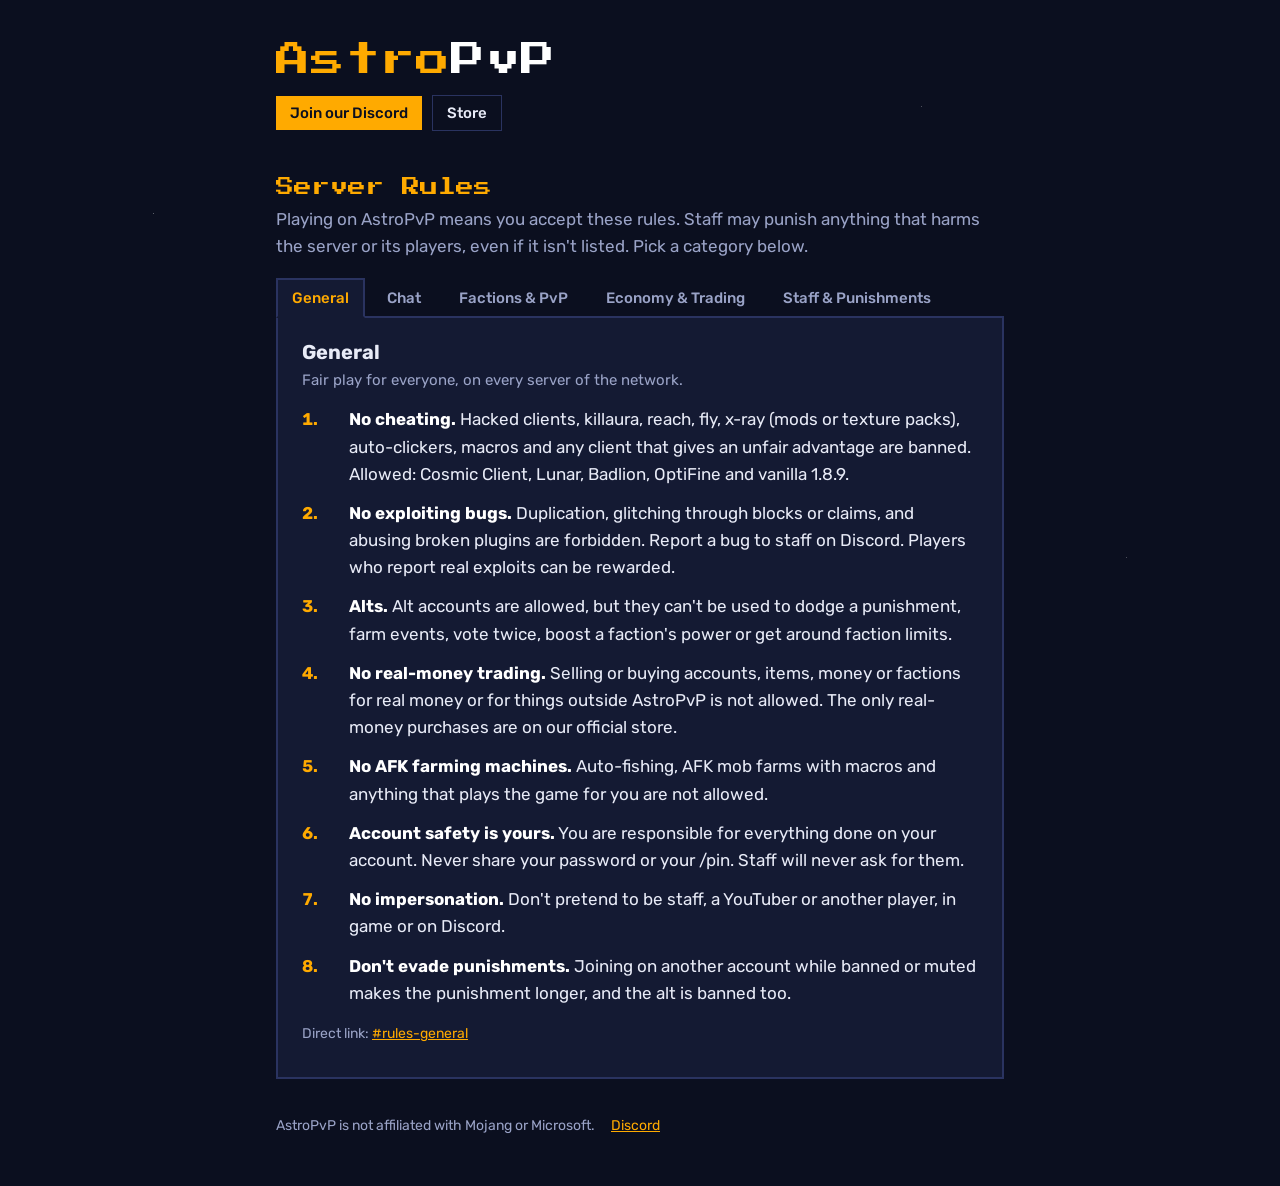
<file: index.html>
<!DOCTYPE html>
<html lang="en">
<head>
<meta charset="utf-8">
<meta name="viewport" content="width=device-width, initial-scale=1">
<title>AstroPvP Rules</title>
<meta name="description" content="AstroPvP factions server: rules for general play, chat, factions & PvP, economy and punishments.">
<link rel="preconnect" href="https://fonts.googleapis.com">
<link rel="preconnect" href="https://fonts.gstatic.com" crossorigin>
<link href="https://fonts.googleapis.com/css2?family=Press+Start+2P&family=Rubik:wght@400;500;700&display=swap" rel="stylesheet">
<style>
:root {
  /* AstroPvP: night sky + the scoreboard's gold "Astro" and white "PvP"; single dark theme by choice */
  --sky: #0b0f1f;
  --panel: #141a33;
  --line: #2a3360;
  --gold: #ffaa00;
  --text: #e8ebf7;
  --muted: #9aa3c7;
  --red: #ff5555;
  --display: "Press Start 2P", ui-monospace, monospace;
  --body: "Rubik", system-ui, -apple-system, "Segoe UI", sans-serif;
  color-scheme: dark;
  /* layout: one centred 760px column; tab bar of category buttons, one numbered list visible at a time */
}
* { box-sizing: border-box; }
html { scroll-behavior: smooth; }
@media (prefers-reduced-motion: reduce) { html { scroll-behavior: auto; } }
body {
  margin: 0;
  background: var(--sky);
  background-image: radial-gradient(1px 1px at 12% 18%, #ffffff55 50%, transparent 51%),
    radial-gradient(1px 1px at 72% 9%, #ffffff44 50%, transparent 51%),
    radial-gradient(1px 1px at 41% 63%, #ffffff33 50%, transparent 51%),
    radial-gradient(1px 1px at 88% 47%, #ffffff44 50%, transparent 51%),
    radial-gradient(1px 1px at 23% 86%, #ffffff33 50%, transparent 51%);
  color: var(--text);
  font: 400 17px/1.6 var(--body);
}
a { color: var(--gold); }
a:focus-visible, button:focus-visible { outline: 3px solid var(--gold); outline-offset: 2px; }
.wrap { max-width: 760px; margin: 0 auto; padding: 0 16px; }
header { padding: 40px 0 8px; display: grid; gap: 14px; }
.logo { font: 400 clamp(22px, 5vw, 34px)/1.2 var(--display); margin: 0; letter-spacing: 1px; }
.logo .a { color: var(--gold); }
.logo .p { color: #fff; }
.ip { display: flex; flex-wrap: wrap; gap: 10px; align-items: center; color: var(--muted); }
.ip code { font: 500 16px var(--body); color: var(--text); background: var(--panel); border: 1px solid var(--line); padding: 6px 10px; }
.btn { font: 500 15px var(--body); color: var(--sky); background: var(--gold); border: 0; padding: 8px 14px; cursor: pointer; text-decoration: none; }
.btn.ghost { background: transparent; color: var(--text); border: 1px solid var(--line); }
h2 { font: 400 18px/1.4 var(--display); color: var(--gold); margin: 36px 0 6px; text-wrap: balance; }
.lead { color: var(--muted); margin: 0 0 18px; max-width: 65ch; }
.tabs { display: flex; flex-wrap: wrap; gap: 6px; border-bottom: 2px solid var(--line); }
.tab {
  font: 500 15px var(--body); color: var(--muted); background: transparent;
  border: 2px solid transparent; border-bottom: 0; padding: 9px 14px; cursor: pointer; margin-bottom: -2px;
  text-decoration: none;
}
.tab:hover { color: var(--text); }
.tab[aria-selected="true"] { color: var(--gold); background: var(--panel); border-color: var(--line); border-bottom: 2px solid var(--panel); }
.panel { background: var(--panel); border: 2px solid var(--line); border-top: 0; padding: 22px 24px 18px; }
.panel[hidden] { display: none; }
.panel h3 { margin: 0 0 4px; font: 700 20px var(--body); }
.panel .sub { margin: 0 0 14px; color: var(--muted); font-size: 15px; }
ol.rules { margin: 0; padding: 0; list-style: none; counter-reset: r; display: grid; gap: 12px; }
ol.rules li { counter-increment: r; display: grid; grid-template-columns: 2.4em 1fr; gap: 6px; max-width: 65ch; }
ol.rules li::before { content: counter(r) "."; color: var(--gold); font-weight: 700; font-variant-numeric: tabular-nums; }
ol.rules b { color: #fff; }
.ladder { display: grid; gap: 8px; margin: 18px 0 0; padding: 0; list-style: none; }
.ladder li { display: grid; grid-template-columns: 7.5em 1fr; gap: 10px; padding: 8px 10px; border-left: 4px solid var(--line); background: #0f1430; }
.ladder li span:first-child { font-weight: 700; }
.ladder .w { border-color: #ffff55; } .ladder .m { border-color: #ffaa00; } .ladder .t { border-color: #ff7733; }
.ladder .b { border-color: var(--red); } .ladder .x { border-color: #aa0000; }
.copylink { margin-top: 16px; font-size: 14px; color: var(--muted); }
footer { padding: 36px 0 48px; color: var(--muted); font-size: 14px; display: flex; flex-wrap: wrap; gap: 16px; }
@media (max-width: 480px) {
  .tab { padding: 8px 10px; font-size: 14px; }
  .panel { padding: 18px 14px; }
  .ladder li { grid-template-columns: 1fr; gap: 2px; }
}
</style>
</head>
<body>
<div class="wrap">
  <header>
    <h1 class="logo"><span class="a">Astro</span><span class="p">PvP</span></h1>
    <div class="ip">
      <a class="btn" href="https://discord.gg/NtYpkCzpMy">Join our Discord</a>
      <a class="btn ghost" href="store/">Store</a>
    </div>
  </header>

  <section id="rules" aria-labelledby="rules-title">
    <h2 id="rules-title">Server Rules</h2>
    <p class="lead">Playing on AstroPvP means you accept these rules. Staff may punish anything that harms the server or its players, even if it isn't listed. Pick a category below.</p>

    <div class="tabs" role="tablist" aria-label="Rule categories">
      <a class="tab" role="tab" id="tab-general" href="#rules-general" aria-controls="rules-general">General</a>
      <a class="tab" role="tab" id="tab-chat" href="#rules-chat" aria-controls="rules-chat">Chat</a>
      <a class="tab" role="tab" id="tab-factions" href="#rules-factions" aria-controls="rules-factions">Factions &amp; PvP</a>
      <a class="tab" role="tab" id="tab-economy" href="#rules-economy" aria-controls="rules-economy">Economy &amp; Trading</a>
      <a class="tab" role="tab" id="tab-punishments" href="#rules-punishments" aria-controls="rules-punishments">Staff &amp; Punishments</a>
    </div>

    <div class="panel" role="tabpanel" id="rules-general" aria-labelledby="tab-general">
      <h3>General</h3>
      <p class="sub">Fair play for everyone, on every server of the network.</p>
      <ol class="rules">
        <li><span><b>No cheating.</b> Hacked clients, killaura, reach, fly, x-ray (mods or texture packs), auto-clickers, macros and any client that gives an unfair advantage are banned. Allowed: Cosmic Client, Lunar, Badlion, OptiFine and vanilla 1.8.9.</span></li>
        <li><span><b>No exploiting bugs.</b> Duplication, glitching through blocks or claims, and abusing broken plugins are forbidden. Report a bug to staff on Discord. Players who report real exploits can be rewarded.</span></li>
        <li><span><b>Alts.</b> Alt accounts are allowed, but they can't be used to dodge a punishment, farm events, vote twice, boost a faction's power or get around faction limits.</span></li>
        <li><span><b>No real-money trading.</b> Selling or buying accounts, items, money or factions for real money or for things outside AstroPvP is not allowed. The only real-money purchases are on our official store.</span></li>
        <li><span><b>No AFK farming machines.</b> Auto-fishing, AFK mob farms with macros and anything that plays the game for you are not allowed.</span></li>
        <li><span><b>Account safety is yours.</b> You are responsible for everything done on your account. Never share your password or your /pin. Staff will never ask for them.</span></li>
        <li><span><b>No impersonation.</b> Don't pretend to be staff, a YouTuber or another player, in game or on Discord.</span></li>
        <li><span><b>Don't evade punishments.</b> Joining on another account while banned or muted makes the punishment longer, and the alt is banned too.</span></li>
      </ol>
      <p class="copylink">Direct link: <a href="#rules-general">#rules-general</a></p>
    </div>

    <div class="panel" role="tabpanel" id="rules-chat" aria-labelledby="tab-chat" hidden>
      <h3>Chat</h3>
      <p class="sub">Public chat, private messages, mail, signs, books and item names all count.</p>
      <ol class="rules">
        <li><span><b>Respect everyone.</b> No harassment, threats, racism, sexism, homophobia or hate toward any group. Trash talk about the game is fine. Attacking someone as a person is not.</span></li>
        <li><span><b>No spam.</b> Don't repeat messages, flood chat, type in all caps or send many messages in a row.</span></li>
        <li><span><b>No advertising.</b> Don't name or link other servers, Discords or stores. Promoting your own YouTube or Twitch is allowed only in the media channels on our Discord.</span></li>
        <li><span><b>Links.</b> Only links to AstroPvP pages, our Discord and screenshots (imgur, Gyazo, Lightshot) are allowed. Never post download links, IP grabbers or scam links.</span></li>
        <li><span><b>Language.</b> Keep chat in English so staff can read it. Light swearing is tolerated. Heavy or targeted swearing and slurs are punished.</span></li>
        <li><span><b>No doxxing or threats.</b> Sharing someone's real name, address, photos or other private info, or threatening to DDoS or hack them, means a permanent ban.</span></li>
        <li><span><b>No inappropriate content.</b> No sexual content, gore or drug talk in chat, names, skins, banners or builds.</span></li>
        <li><span><b>Don't fake punishments or announcements.</b> Messages made to look like a ban, a broadcast or a staff message are not allowed.</span></li>
      </ol>
      <p class="copylink">Direct link: <a href="#rules-chat">#rules-chat</a></p>
    </div>

    <div class="panel" role="tabpanel" id="rules-factions" aria-labelledby="tab-factions" hidden>
      <h3>Factions &amp; PvP</h3>
      <p class="sub">Raiding and fighting are the point of the server. These rules keep it fair.</p>
      <ol class="rules">
        <li><span><b>Raiding is allowed.</b> TNT, creepers and cannons against a raidable faction are part of the game, as is taking whatever you find inside.</span></li>
        <li><span><b>Griefing claims.</b> Unclaimed land is free for all. Inside someone's claim you may only damage what the game lets you (raids, explosions). Don't use bugs to break, place or open things in a claim.</span></li>
        <li><span><b>Traps are allowed, with one exception.</b> Combat traps, TP traps and lure traps are fair. Traps that kill or trap players at spawn, /warp locations or outposts' safe platforms are not.</span></li>
        <li><span><b>Ally and truce limits.</b> Stay inside the faction member, ally and truce limits. Teaming with other factions in fights or raids to get around those limits is not allowed.</span></li>
        <li><span><b>No combat logging.</b> Logging out, disconnecting or using /logout while tagged kills you and drops your items. Doing it on purpose to avoid a fight can also be punished.</span></li>
        <li><span><b>No safe-zone camping abuse.</b> Don't hit players from spawn or another safe zone to get free hits. You can't attack back from there.</span></li>
        <li><span><b>Faction names and banners</b> must follow the chat rules. Offensive ones are disbanded or renamed.</span></li>
        <li><span><b>Leaving a faction.</b> Taking items with you is part of the game. Using a faction's claims, power or chests through a bug is not.</span></li>
        <li><span><b>Events and KoTH.</b> No cross-teaming during events, KoTHs, outposts or envoys unless the event allows it.</span></li>
      </ol>
      <p class="copylink">Direct link: <a href="#rules-factions">#rules-factions</a></p>
    </div>

    <div class="panel" role="tabpanel" id="rules-economy" aria-labelledby="tab-economy" hidden>
      <h3>Economy &amp; Trading</h3>
      <p class="sub">Use /trade or the auction house. Staff can't return items lost in a deal you made yourself.</p>
      <ol class="rules">
        <li><span><b>No scamming.</b> Taking someone's items or money and not giving what you promised is punished, whether in /trade, a drop trade, coinflip or the auction house.</span></li>
        <li><span><b>No fake trades.</b> Renamed or fake items, swapping items at the last second and lying about an item's enchants or set are scams.</span></li>
        <li><span><b>Gift cards and Tebex codes.</b> Gift card codes are worth real money. Never share them in public, never trade them for in-game items and never sell them. A code given away or traded is not refunded.</span></li>
        <li><span><b>Store purchases.</b> Ranks, keys and kits bought on the store can't be traded for real money. Chargebacks and disputes mean a permanent ban on every account.</span></li>
        <li><span><b>No market manipulation with alts.</b> Moving money or items between your own accounts to farm rewards, leaderboards or /baltop is not allowed.</span></li>
        <li><span><b>Gambling games</b> (coinflip, bombs, mines) are your own risk. Lost bets are not refunded.</span></li>
        <li><span><b>Borrowing</b> items or money is at your own risk. Staff don't handle unpaid loans.</span></li>
      </ol>
      <p class="copylink">Direct link: <a href="#rules-economy">#rules-economy</a></p>
    </div>

    <div class="panel" role="tabpanel" id="rules-punishments" aria-labelledby="tab-punishments" hidden>
      <h3>Staff &amp; Punishments</h3>
      <p class="sub">Staff decide based on what happened and your history. Repeating a rule break moves you up the ladder.</p>
      <ol class="rules">
        <li><span><b>Follow staff instructions.</b> If a staff member freezes you or asks for a screenshare, stay online and do what they ask. Logging out while frozen is a ban.</span></li>
        <li><span><b>Don't argue in public chat.</b> If you disagree with a punishment, appeal on Discord instead.</span></li>
        <li><span><b>Report players properly.</b> Use /report in game, or a ticket on Discord with a video or screenshots. False reports are punished.</span></li>
        <li><span><b>Appeals.</b> Open a ticket in our Discord (<a href="https://discord.gg/NtYpkCzpMy">discord.gg/NtYpkCzpMy</a>). Say your IGN, the punishment, and why it should be removed or shortened. Be honest: lying in an appeal means it is denied.</span></li>
        <li><span><b>One appeal per punishment</b> every 7 days. Spamming staff about it does not help.</span></li>
      </ol>
      <ul class="ladder" aria-label="Punishment ladder">
        <li class="w"><span>Warn</span><span>A written warning in chat. It stays on your record.</span></li>
        <li class="m"><span>Mute</span><span>You can't chat, message or mail anyone for a set time. Used for chat rules.</span></li>
        <li class="t"><span>Tempban</span><span>You can't join the network for hours or days. Used for repeated or serious breaks.</span></li>
        <li class="b"><span>Ban</span><span>Permanent removal from the network. You can appeal on Discord.</span></li>
        <li class="x"><span>Blacklist</span><span>Permanent ban on every account and IP, with no appeal. Used for chargebacks, doxxing, DDoS threats and selling cheats.</span></li>
      </ul>
      <p class="copylink">Direct link: <a href="#rules-punishments">#rules-punishments</a></p>
    </div>
  </section>

  <footer>
    <span>AstroPvP is not affiliated with Mojang or Microsoft.</span>
    <a href="https://discord.gg/NtYpkCzpMy">Discord</a>
  </footer>
</div>
<script>
(function () {
  var tabs = Array.prototype.slice.call(document.querySelectorAll('.tab'));
  var ids = tabs.map(function (t) { return t.getAttribute('aria-controls'); });
  function show(id, scroll) {
    if (ids.indexOf(id) < 0) id = ids[0];
    tabs.forEach(function (t) {
      var on = t.getAttribute('aria-controls') === id;
      t.setAttribute('aria-selected', on ? 'true' : 'false');
      t.tabIndex = on ? 0 : -1;
      document.getElementById(t.getAttribute('aria-controls')).hidden = !on;
    });
    if (scroll) document.getElementById('rules').scrollIntoView();
  }
  function fromHash(scroll) {
    var h = location.hash.slice(1);
    if (h === 'rules' || ids.indexOf(h) >= 0) show(h === 'rules' ? ids[0] : h, scroll);
    else show(ids[0], false);
  }
  tabs.forEach(function (t, i) {
    t.addEventListener('click', function (e) {
      e.preventDefault();
      history.replaceState(null, '', '#' + ids[i]);
      show(ids[i], false);
    });
    t.addEventListener('keydown', function (e) {
      var d = e.key === 'ArrowRight' ? 1 : e.key === 'ArrowLeft' ? -1 : 0;
      if (!d) return;
      var n = tabs[(i + d + tabs.length) % tabs.length];
      n.focus(); n.click();
    });
  });
  window.addEventListener('hashchange', function () { fromHash(true); });
  fromHash(true);
})();
</script>
</body>
</html>
</file>
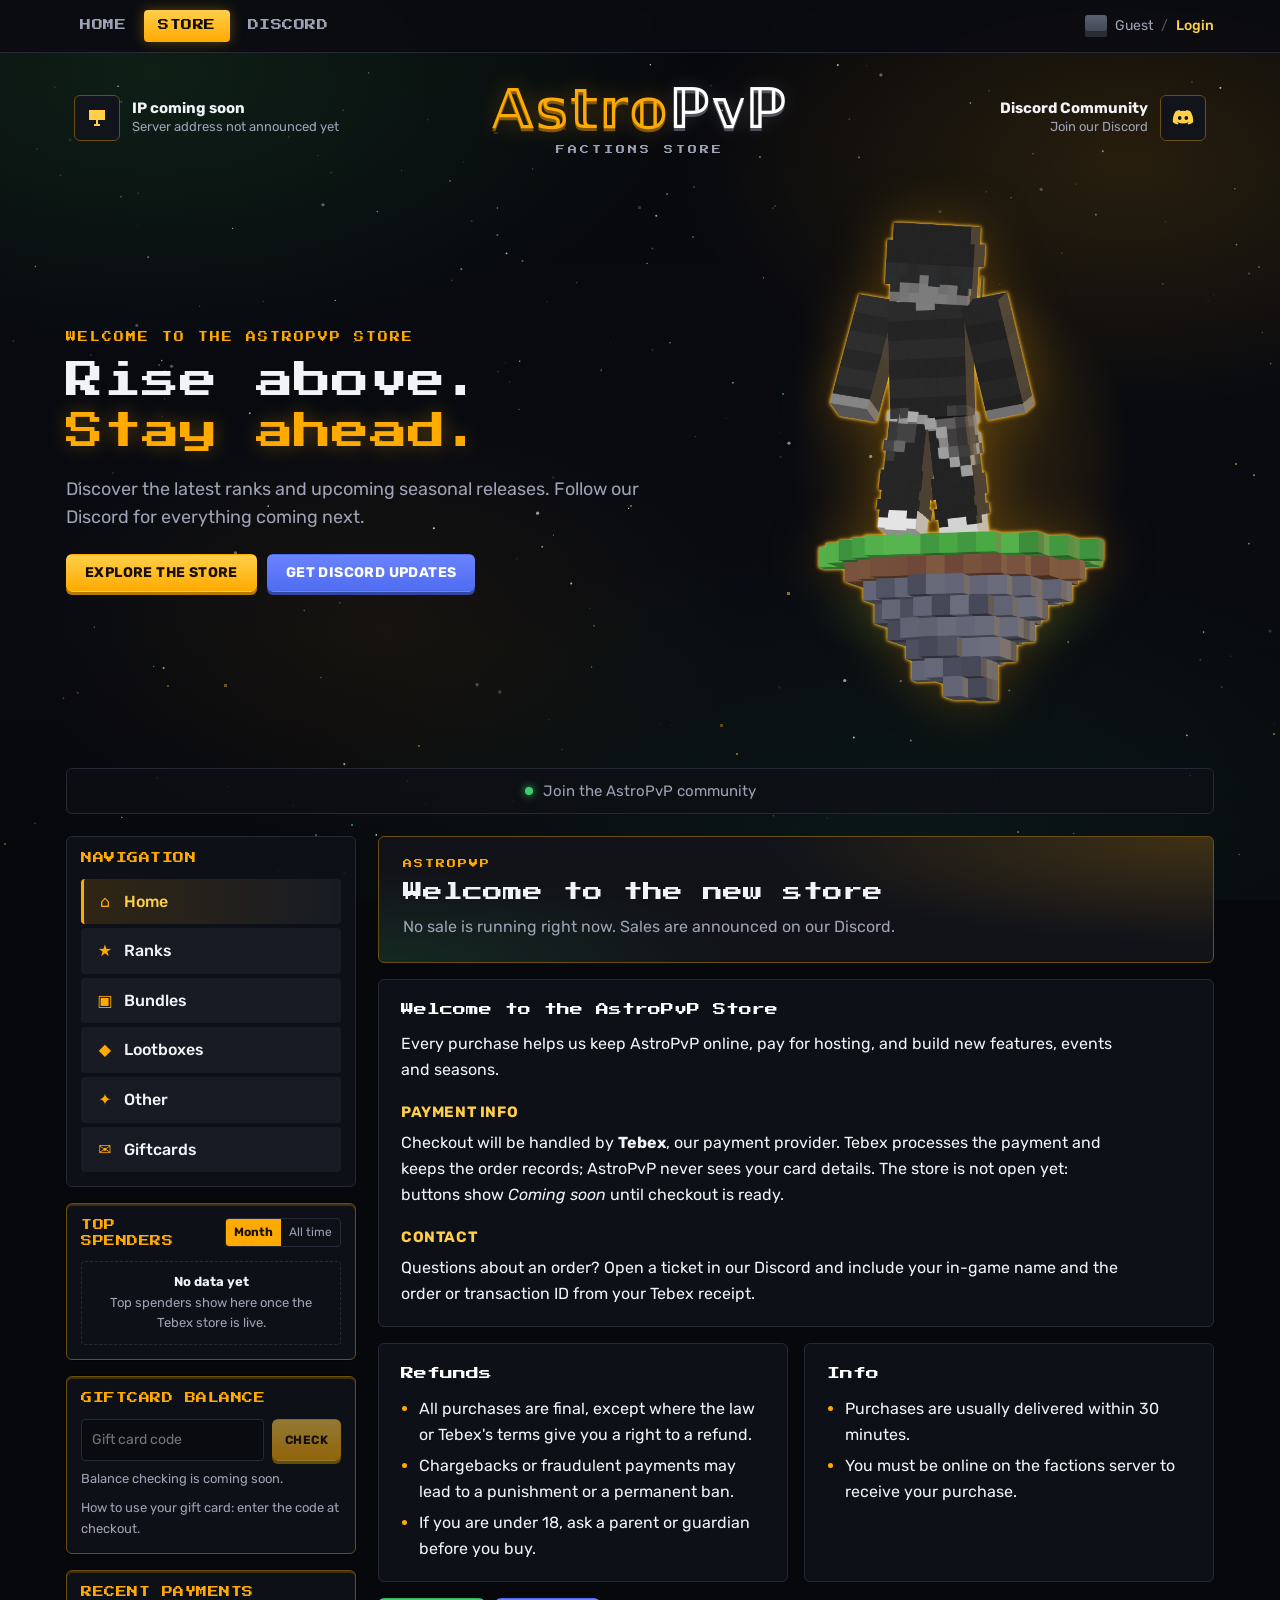
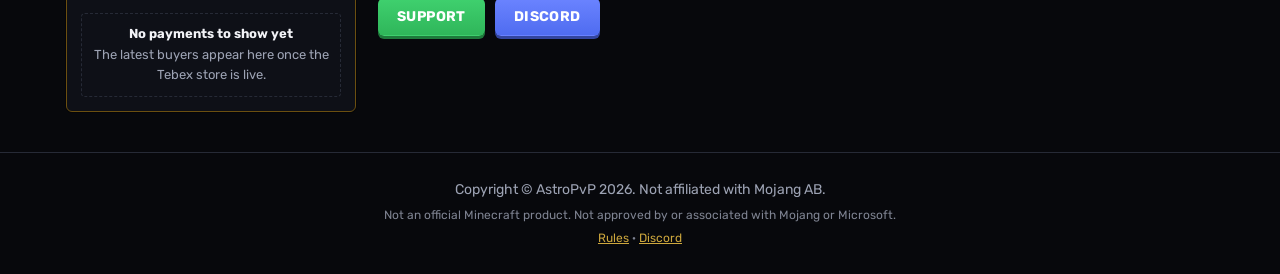
<file: store/index.html>
<!DOCTYPE html>
<html lang="en">
<head>
<meta charset="utf-8">
<meta name="viewport" content="width=device-width, initial-scale=1">
<title>AstroPvP Store</title>
<meta name="description" content="AstroPvP store: ranks, bundles, lootboxes and gift cards for the AstroPvP factions server.">
<meta name="theme-color" content="#07080c">
<link rel="preconnect" href="https://fonts.googleapis.com">
<link rel="preconnect" href="https://fonts.gstatic.com" crossorigin>
<link href="https://fonts.googleapis.com/css2?family=Press+Start+2P&family=Rubik:wght@400;500;700&display=swap" rel="stylesheet">
<link rel="stylesheet" href="store.css?v=8">
<script>document.documentElement.classList.add('js');</script>
</head>
<body>

<!-- 1. Loading screen (removed on load, hard cap 1.5 s) -->
<div class="loader" id="loader" aria-hidden="true">
  <div class="loader-stack">
    <i style="--x:0;--y:0;--n:0"></i><i style="--x:1;--y:0;--n:1"></i><i style="--x:2;--y:0;--n:2"></i>
    <i style="--x:0.5;--y:1;--n:3"></i><i style="--x:1.5;--y:1;--n:4"></i>
    <i style="--x:1;--y:2;--n:5"></i>
  </div>
</div>

<!-- 2. Background: CSS nebula + canvas stars/particles -->
<div class="space-glow" aria-hidden="true"></div>
<canvas class="sky" id="sky" aria-hidden="true"></canvas>

<a class="skip" href="#main">Skip to content</a>

<!-- 3. Top bar -->
<nav class="topbar" aria-label="Site">
  <div class="wrap topbar-in">
    <ul class="topnav">
      <li><a href="../">Home</a></li>
      <li><a href="./" aria-current="page" class="active">Store</a></li>
      <li><a href="https://discord.gg/NtYpkCzpMy" data-link="discord" target="_blank" rel="noopener">Discord</a></li>
    </ul>
    <div class="account">
      <span class="guest" aria-hidden="true"></span>
      <span>Guest</span>
      <span class="sep" aria-hidden="true">/</span>
      <a href="#" id="login" class="login">Login</a>
    </div>
  </div>
</nav>

<!-- Header: IP / logo / Discord -->
<header class="masthead">
  <div class="wrap masthead-in">
    <button class="head-card ip-card" id="ipCard" type="button">
      <span class="head-ico" aria-hidden="true"><svg viewBox="0 0 24 24"><path d="M4 4h16v10H4zM9 18h6v2H9zM11 14h2v4h-2z" fill="currentColor"/></svg></span>
      <span class="head-txt">
        <b id="ipText">IP coming soon</b>
        <small id="ipHint">Server address not announced yet</small>
      </span>
    </button>

    <a class="logo" href="./" aria-label="AstroPvP store home">
      <span class="logo-word"><span class="logo-a">𝔸𝕤𝕥𝕣𝕠</span><span class="logo-p">ℙ𝕧ℙ</span></span>
      <small>Factions Store</small>
    </a>

    <a class="head-card discord-card" href="https://discord.gg/NtYpkCzpMy" data-link="discord" target="_blank" rel="noopener">
      <span class="head-txt right">
        <b>Discord Community</b>
        <small id="discordHint">Join our Discord</small>
      </span>
      <span class="head-ico" aria-hidden="true"><svg viewBox="0 0 24 24"><path fill="currentColor" d="M19.3 5.3A16 16 0 0 0 15.4 4l-.5 1a14.7 14.7 0 0 0-5.8 0L8.6 4a16 16 0 0 0-3.9 1.3C2.2 9 1.6 12.6 1.9 16.2a16 16 0 0 0 4.8 2.4l1-1.6c-.6-.2-1.1-.5-1.6-.8l.4-.3a11.4 11.4 0 0 0 11 0l.4.3-1.6.8 1 1.6a16 16 0 0 0 4.8-2.4c.4-4.2-.7-7.8-2.8-10.9ZM8.7 14c-1 0-1.8-.9-1.8-2s.8-2 1.8-2 1.8.9 1.8 2-.8 2-1.8 2Zm6.6 0c-1 0-1.8-.9-1.8-2s.8-2 1.8-2 1.8.9 1.8 2-.8 2-1.8 2Z"/></svg></span>
    </a>
  </div>
</header>

<!-- 7. Hero -->
<section class="wrap hero" aria-labelledby="heroTitle">
  <div class="hero-copy">
    <p class="eyebrow">Welcome to the AstroPvP Store</p>
    <h1 id="heroTitle">Rise above.<br><span>Stay ahead.</span></h1>
    <p class="hero-sub">Discover the latest ranks and upcoming seasonal releases. Follow our Discord for everything coming next.</p>
    <div class="hero-cta">
      <a class="btn gold" href="#store" id="exploreBtn">Explore the store</a>
      <a class="btn blue" href="https://discord.gg/NtYpkCzpMy" data-link="discord" target="_blank" rel="noopener">Get Discord updates</a>
    </div>
  </div>
  <figure class="hero-art" id="heroArt">
    <div class="hero-halo" aria-hidden="true"></div>
    <img src="img/xaitx.png?v=8" width="686" height="1046" fetchpriority="high"
      alt="XaitX's Minecraft character, a dark outfit with grey details, standing on a floating island in space">
  </figure>
</section>

<!-- 10. Community strip -->
<div class="wrap">
  <p class="community" id="community"><span class="dot" aria-hidden="true"></span><span id="communityText">Join the AstroPvP community</span></p>
</div>

<div class="wrap layout" id="store">
  <!-- 4. Sidebar -->
  <aside class="sidebar" aria-label="Store sidebar">
    <section class="box">
      <h2 class="box-h">Navigation</h2>
      <ul class="catnav" id="catnav">
        <li><a href="#home" data-cat="home"><span class="ico" aria-hidden="true">⌂</span>Home</a></li>
        <li><a href="#ranks" data-cat="ranks"><span class="ico" aria-hidden="true">★</span>Ranks</a></li>
        <li><a href="#bundles" data-cat="bundles"><span class="ico" aria-hidden="true">▣</span>Bundles</a></li>
        <li><a href="#lootboxes" data-cat="lootboxes"><span class="ico" aria-hidden="true">◆</span>Lootboxes</a></li>
        <li><a href="#other" data-cat="other"><span class="ico" aria-hidden="true">✦</span>Other</a></li>
        <li><a href="#giftcards" data-cat="giftcards"><span class="ico" aria-hidden="true">✉</span>Giftcards</a></li>
      </ul>
    </section>

    <!-- 9. Top Spenders -->
    <section class="box gold" aria-labelledby="tsH">
      <div class="box-row">
        <h2 class="box-h" id="tsH">Top Spenders</h2>
        <div class="seg" role="group" aria-label="Top spenders period">
          <button type="button" data-period="month" aria-pressed="true">Month</button>
          <button type="button" data-period="all" aria-pressed="false">All time</button>
        </div>
      </div>
      <ol class="spenders" id="spenders"></ol>
    </section>

    <!-- 11. Giftcard Balance -->
    <section class="box gold" aria-labelledby="gcH">
      <h2 class="box-h" id="gcH">Giftcard Balance</h2>
      <form class="gc-form" id="gcForm">
        <label class="sr" for="gcCode">Gift card code</label>
        <input id="gcCode" name="code" autocomplete="off" spellcheck="false" placeholder="Gift card code" disabled>
        <button class="btn gold sm" type="submit" disabled>Check</button>
      </form>
      <p class="note" id="gcNote">Balance checking is coming soon.</p>
      <p class="note">How to use your gift card: enter the code at checkout.</p>
    </section>

    <!-- 8. Recent Payments -->
    <section class="box gold" aria-labelledby="rpH">
      <h2 class="box-h" id="rpH">Recent Payments</h2>
      <div class="payments" id="payments"></div>
    </section>
  </aside>

  <!-- 5. Main area -->
  <main id="main" class="content" tabindex="-1">

    <!-- HOME -->
    <section class="panel-view" id="view-home" data-view="home" aria-labelledby="homeH">
      <div class="sale" id="sale">
        <p class="sale-tag">AstroPvP</p>
        <p class="sale-title" id="saleTitle">Welcome to the new store</p>
        <p class="sale-text" id="saleText">No sale is running right now. Sales are announced on our Discord.</p>
      </div>

      <article class="panel">
        <h2 class="panel-h" id="homeH">Welcome to the AstroPvP Store</h2>
        <p>Every purchase helps us keep AstroPvP online, pay for hosting, and build new features, events and seasons.</p>
        <h3>Payment info</h3>
        <p>Checkout will be handled by <b>Tebex</b>, our payment provider. Tebex processes the payment and keeps the order records; AstroPvP never sees your card details. The store is not open yet: buttons show <i>Coming soon</i> until checkout is ready.</p>
        <h3>Contact</h3>
        <p>Questions about an order? Open a ticket in our Discord and include your in-game name and the order or transaction ID from your Tebex receipt.</p>
      </article>

      <div class="two">
        <article class="panel">
          <h2 class="panel-h">Refunds</h2>
          <ul class="list">
            <li>All purchases are final, except where the law or Tebex's terms give you a right to a refund.</li>
            <li>Chargebacks or fraudulent payments may lead to a punishment or a permanent ban.</li>
            <li>If you are under 18, ask a parent or guardian before you buy.</li>
          </ul>
        </article>
        <article class="panel">
          <h2 class="panel-h">Info</h2>
          <ul class="list">
            <li>Purchases are usually delivered within 30 minutes.</li>
            <li>You must be online on the factions server to receive your purchase.</li>
          </ul>
        </article>
      </div>

      <div class="actions">
        <a class="btn green" href="https://discord.gg/NtYpkCzpMy" data-link="support" target="_blank" rel="noopener">Support</a>
        <a class="btn blue" href="https://discord.gg/NtYpkCzpMy" data-link="discord" target="_blank" rel="noopener">Discord</a>
      </div>
    </section>

    <!-- RANKS -->
    <section class="panel-view" id="view-ranks" data-view="ranks" aria-labelledby="ranksH" hidden>
      <h2 class="view-h" id="ranksH">Ranks</h2>
      <div class="ranks" id="rankGrid"></div>
    </section>

    <!-- EMPTY CATEGORIES -->
    <section class="panel-view" id="view-bundles" data-view="bundles" aria-labelledby="bundlesH" hidden>
      <h2 class="view-h" id="bundlesH">Bundles</h2>
      <div class="soon"><p class="soon-ico" aria-hidden="true">▣</p><p><b>Bundles are coming soon!</b> Join our Discord to be the first to know.</p>
        <a class="btn blue" href="https://discord.gg/NtYpkCzpMy" data-link="discord" target="_blank" rel="noopener">Join Discord</a></div>
    </section>
    <section class="panel-view" id="view-lootboxes" data-view="lootboxes" aria-labelledby="lootH" hidden>
      <h2 class="view-h" id="lootH">Lootboxes</h2>
      <div class="soon"><p class="soon-ico" aria-hidden="true">◆</p><p><b>Lootboxes are coming soon!</b> Join our Discord to be the first to know.</p>
        <a class="btn blue" href="https://discord.gg/NtYpkCzpMy" data-link="discord" target="_blank" rel="noopener">Join Discord</a></div>
    </section>
    <section class="panel-view" id="view-other" data-view="other" aria-labelledby="otherH" hidden>
      <h2 class="view-h" id="otherH">Other</h2>
      <div class="soon"><p class="soon-ico" aria-hidden="true">✦</p><p><b>More items are coming soon!</b> Join our Discord to be the first to know.</p>
        <a class="btn blue" href="https://discord.gg/NtYpkCzpMy" data-link="discord" target="_blank" rel="noopener">Join Discord</a></div>
    </section>

    <!-- GIFTCARDS -->
    <section class="panel-view" id="view-giftcards" data-view="giftcards" aria-labelledby="giftH" hidden>
      <h2 class="view-h" id="giftH">Giftcards</h2>
      <article class="panel">
        <h3>How to use your gift card</h3>
        <p>Enter the code at checkout. The value is taken off your order total.</p>
        <p class="note">Gift cards will be sold here once the store opens. You can check a code's balance in the <b>Giftcard Balance</b> box when that is switched on.</p>
      </article>
    </section>
  </main>
</div>

<footer class="footer">
  <div class="wrap">
    <p>Copyright © AstroPvP 2026. Not affiliated with Mojang AB.</p>
    <p class="fine">Not an official Minecraft product. Not approved by or associated with Mojang or Microsoft.</p>
    <p class="fine"><a href="../">Rules</a> · <a href="https://discord.gg/NtYpkCzpMy" data-link="discord" target="_blank" rel="noopener">Discord</a></p>
  </div>
</footer>

<!-- Rank details dialog -->
<dialog class="modal" id="rankModal" aria-labelledby="rankModalH">
  <div class="modal-in">
    <button class="modal-x" type="button" data-close aria-label="Close">×</button>
    <h2 id="rankModalH">Rank</h2>
    <p class="modal-price" id="rankModalPrice"></p>
    <div id="rankModalBody"></div>
  </div>
</dialog>

<div class="toast" id="toast" role="status" aria-live="polite"></div>

<script src="config.js?v=8"></script>
<script src="ranks.js?v=8"></script>
<script src="store.js?v=8"></script>
</body>
</html>
</file>
<file: store/store.css>
/* AstroPvP Store: dark gray/black panels, Minecraft gold, white. Single dark theme by design. */
:root {
  --bg: #07080c;
  --panel: #12141b;
  --panel-2: #181b24;
  --line: #262a36;
  --line-gold: #6b4f10;
  --gold: #ffaa00;
  --gold-2: #ffcf4a;
  --gold-dim: #b37a00;
  --text: #f2f3f7;
  --muted: #9da3b4;
  --green: #2fb65a;
  --green-2: #3fd06e;
  --blue: #4f6cf0;
  --blue-2: #6a83ff;
  --red: #ff5a5a;
  --display: "Press Start 2P", ui-monospace, monospace;
  --body: "Rubik", system-ui, -apple-system, "Segoe UI", sans-serif;
  --r: 6px;
  color-scheme: dark;
}
* { box-sizing: border-box; }
html { scroll-behavior: smooth; }
body {
  margin: 0; min-height: 100vh;
  background: var(--bg); color: var(--text);
  font: 400 16px/1.6 var(--body);
  overflow-x: hidden;
}
a { color: var(--gold-2); }
img, svg { display: block; max-width: 100%; }
button { font: inherit; }
:focus-visible { outline: 3px solid var(--gold-2); outline-offset: 2px; border-radius: 3px; }
.wrap { max-width: 1180px; margin: 0 auto; padding: 0 16px; }
.sr { position: absolute; width: 1px; height: 1px; overflow: hidden; clip: rect(0 0 0 0); white-space: nowrap; }
.skip { position: absolute; left: 12px; top: -60px; z-index: 50; background: var(--gold); color: #000; padding: 8px 12px; font-weight: 700; }
.skip:focus { top: 12px; }

/* ---------- 1. Loader ---------- */
.loader { display: none; }
.js .loader {
  position: fixed; inset: 0; z-index: 100; display: grid; place-items: center;
  background: var(--bg); transition: opacity .45s ease, visibility .45s;
}
.loader.done { opacity: 0; visibility: hidden; }
.loader-stack { position: relative; width: 54px; height: 54px; }
.loader-stack i {
  --s: 18px;
  position: absolute; width: var(--s); height: var(--s);
  left: calc(var(--x) * var(--s)); bottom: calc(var(--y) * var(--s));
  background: var(--gold);
  box-shadow: inset -3px -3px 0 var(--gold-dim), inset 3px 3px 0 var(--gold-2), 0 0 10px #ffaa0055;
  opacity: 0;
  animation: blockfall 1.6s cubic-bezier(.3,.6,.4,1) infinite;
  animation-delay: calc(var(--n) * .09s);
}
@keyframes blockfall {
  0%   { transform: translateY(-70px); opacity: 0; }
  14%  { transform: translateY(0); opacity: 1; }
  62%  { transform: translateY(0); opacity: 1; }
  100% { transform: translateY(-90px); opacity: 0; }
}

/* ---------- 2. Background ---------- */
.space-glow {
  position: fixed; inset: 0; z-index: -2; pointer-events: none;
  background:
    radial-gradient(60% 45% at 12% 8%, #2a7a3c33 0%, transparent 70%),
    radial-gradient(50% 40% at 88% 18%, #b97d0a2e 0%, transparent 70%),
    radial-gradient(70% 50% at 70% 95%, #1d6b4a26 0%, transparent 70%),
    radial-gradient(40% 35% at 30% 70%, #8a5f0a1c 0%, transparent 70%),
    linear-gradient(#07080c, #090b11 60%, #07080c);
}
.sky { position: fixed; inset: 0; z-index: -1; width: 100%; height: 100%; pointer-events: none; }

/* ---------- 3. Top bar ---------- */
.topbar { background: #0b0c11e6; border-bottom: 1px solid var(--line); position: sticky; top: 0; z-index: 20; backdrop-filter: blur(6px); }
.topbar-in { display: flex; align-items: center; justify-content: space-between; gap: 12px; min-height: 52px; }
.topnav { display: flex; gap: 4px; list-style: none; margin: 0; padding: 0; }
.topnav a {
  display: block; padding: 8px 14px; color: var(--muted); text-decoration: none;
  font: 400 11px/1.5 var(--display); letter-spacing: .5px; border-radius: 4px; text-transform: uppercase;
}
.topnav a:hover { color: var(--text); background: var(--panel-2); }
.topnav a.active { color: #120c00; background: linear-gradient(var(--gold-2), var(--gold)); box-shadow: 0 0 14px #ffaa0055; }
.account { display: flex; align-items: center; gap: 8px; color: var(--muted); font-size: 14px; }
.account .guest { width: 22px; height: 22px; border-radius: 3px; background: linear-gradient(#5b6170, #3a3e49); box-shadow: inset 0 -6px 0 #2a2d36; }
.account .sep { opacity: .5; }
.login { color: var(--gold-2); text-decoration: none; font-weight: 500; }
.login:hover { text-decoration: underline; }

/* ---------- Header ---------- */
.masthead-in { display: grid; grid-template-columns: 1fr auto 1fr; align-items: center; gap: 16px; padding: 28px 16px 8px; }
.head-card {
  display: flex; align-items: center; gap: 12px; background: none; border: 0; padding: 8px; color: inherit;
  text-align: left; text-decoration: none; cursor: pointer; border-radius: var(--r); width: max-content; max-width: 100%;
}
.head-card:hover .head-ico { transform: translateY(-2px); box-shadow: 0 0 18px #ffaa0055; }
.discord-card { justify-self: end; }
.head-ico {
  flex: none; width: 46px; height: 46px; display: grid; place-items: center; border-radius: var(--r);
  background: var(--panel); border: 1px solid var(--line-gold); color: var(--gold-2); transition: transform .2s, box-shadow .2s;
}
.head-ico svg { width: 24px; height: 24px; }
.head-txt { display: grid; line-height: 1.3; }
.head-txt.right { text-align: right; }
.head-txt b { font-size: 15px; }
.head-txt small { color: var(--muted); font-size: 13px; }
.logo { text-align: center; text-decoration: none; line-height: 1; display: grid; gap: 8px; }
.logo-a, .logo-p { font: 700 clamp(30px, 5vw, 56px)/1 var(--body); letter-spacing: 1px; }
.logo-a { color: var(--gold); text-shadow: 0 0 22px #ffaa0066, 0 3px 0 #7a5200; }
.logo-p { color: #fff; text-shadow: 0 0 18px #ffffff33, 0 3px 0 #4a4d57; }
.logo-word { white-space: nowrap; }
.logo small { font: 400 9px/1 var(--display); color: var(--muted); letter-spacing: 3px; text-transform: uppercase; }

/* ---------- 7. Hero ---------- */
.hero { display: grid; grid-template-columns: 1.1fr .9fr; align-items: center; gap: 24px; padding-top: 18px; padding-bottom: 10px; }
.eyebrow { font: 400 10px/1 var(--display); color: var(--gold); letter-spacing: 2px; text-transform: uppercase; margin: 0 0 14px; }
.hero h1 { font: 400 clamp(22px, 3.6vw, 38px)/1.35 var(--display); margin: 0; text-wrap: balance; }
.hero h1 span { color: var(--gold); text-shadow: 0 0 20px #ffaa0055; }
.hero-sub { color: var(--muted); font-size: 18px; margin: 16px 0 22px; }
.hero-cta { display: flex; flex-wrap: wrap; gap: 10px; }
.hero-art { margin: 0; position: relative; display: grid; place-items: center; }
.hero-halo {
  position: absolute; inset: 6% 4% 10%; border-radius: 50%; pointer-events: none;
  background: radial-gradient(closest-side, #ffaa0030, #ffaa0010 55%, transparent 75%),
    radial-gradient(closest-side at 50% 85%, #2fb65a22, transparent 70%);
}
.hero-art img {
  position: relative; width: 100%; max-width: 370px; height: auto;
  filter: drop-shadow(0 0 1.5px #ffcf4a) drop-shadow(0 0 2px #ffaa00aa) drop-shadow(0 0 26px #ffaa0040);
  animation: float 6s ease-in-out infinite;
}
@keyframes float { 50% { transform: translateY(-8px); } }

/* ---------- Buttons ---------- */
.btn {
  display: inline-flex; align-items: center; justify-content: center; gap: 8px;
  padding: 11px 18px; border-radius: var(--r); border: 1px solid transparent; cursor: pointer;
  font: 700 14px/1 var(--body); letter-spacing: .4px; text-transform: uppercase; text-decoration: none; color: #fff;
  transition: transform .15s, filter .15s, box-shadow .15s;
}
.btn:hover { transform: translateY(-1px); filter: brightness(1.08); }
.btn:active { transform: translateY(1px); }
.btn.sm { padding: 9px 12px; font-size: 12px; }
.btn.gold { background: linear-gradient(var(--gold-2), var(--gold)); color: #1a1000; box-shadow: 0 3px 0 var(--gold-dim); }
.btn.ghost { background: transparent; border-color: var(--line); color: var(--text); }
.btn.ghost:hover { border-color: var(--gold-dim); }
.btn.green { background: linear-gradient(var(--green-2), var(--green)); box-shadow: 0 3px 0 #1d7a3b; }
.btn.blue { background: linear-gradient(var(--blue-2), var(--blue)); box-shadow: 0 3px 0 #33459e; }
.btn.soon { background: var(--panel-2); color: var(--muted); border-color: var(--line); box-shadow: none; cursor: not-allowed; }
.btn[disabled] { opacity: .55; cursor: not-allowed; transform: none; filter: none; }
.icon-btn {
  width: 42px; height: 40px; flex: none; border-radius: var(--r); border: 1px solid var(--line); background: var(--panel-2);
  color: var(--gold-2); cursor: pointer; font: 700 16px/1 var(--body);
}
.icon-btn:hover { border-color: var(--gold-dim); }

/* ---------- 10. Community ---------- */
.community {
  display: flex; align-items: center; justify-content: center; gap: 10px; margin: 14px 0 22px; padding: 10px 14px;
  border: 1px solid var(--line); border-radius: var(--r); background: #0e1016cc; color: var(--muted); font-size: 15px; text-align: center;
}
.community b { color: var(--gold-2); }
.community .dot { width: 8px; height: 8px; border-radius: 50%; background: var(--green-2); box-shadow: 0 0 8px var(--green-2); flex: none; }

/* ---------- Layout ---------- */
.layout { display: grid; grid-template-columns: 290px 1fr; gap: 22px; align-items: start; padding-bottom: 40px; }
.sidebar { display: grid; gap: 16px; min-width: 0; }
.sidebar > *, .content { min-width: 0; }
.box { background: #101219ee; border: 1px solid var(--line); border-radius: var(--r); padding: 14px; }
.box.gold { border-color: var(--line-gold); box-shadow: inset 0 2px 0 #ffaa0033, 0 0 0 1px #00000066; }
.box-h { font: 400 11px/1.4 var(--display); color: var(--gold); margin: 0 0 12px; letter-spacing: .5px; text-transform: uppercase; }
.box-row { display: flex; justify-content: space-between; align-items: flex-start; gap: 8px; }
.note { color: var(--muted); font-size: 13px; margin: 8px 0 0; }

.catnav { list-style: none; margin: 0; padding: 0; display: grid; gap: 4px; }
.catnav a {
  display: flex; align-items: center; gap: 10px; padding: 10px 12px; border-radius: 4px; color: var(--text); text-decoration: none;
  font-weight: 500; border-left: 3px solid transparent; background: var(--panel-2);
}
.catnav a:hover { border-left-color: var(--gold-dim); background: #1e212c; }
.catnav a[aria-current="true"] { border-left-color: var(--gold); background: linear-gradient(90deg, #ffaa0024, var(--panel-2)); color: var(--gold-2); }
.catnav .ico { width: 18px; text-align: center; color: var(--gold); }

.seg { display: inline-flex; border: 1px solid var(--line); border-radius: 4px; overflow: hidden; flex: none; }
.seg button { background: transparent; border: 0; color: var(--muted); padding: 4px 8px; font-size: 12px; cursor: pointer; }
.seg button[aria-pressed="true"] { background: var(--gold); color: #1a1000; font-weight: 700; }

/* 9. Top spenders */
.spenders { list-style: none; margin: 0; padding: 0; display: grid; gap: 6px; }
.spender { display: flex; align-items: center; gap: 10px; padding: 6px 8px; border-radius: 4px; background: var(--panel-2); position: relative; }
.spender .pos { width: 18px; color: var(--muted); font: 400 10px var(--display); }
.spender img, .head-ph { width: 28px; height: 28px; border-radius: 3px; image-rendering: pixelated; flex: none; }
.head-ph { background: repeating-linear-gradient(45deg, #232633 0 4px, #1b1e28 4px 8px); }
.spender .nm { font-weight: 700; flex: 1; min-width: 0; overflow: hidden; text-overflow: ellipsis; }
.badge { font-size: 11px; padding: 2px 6px; border-radius: 3px; background: #2a2f3d; color: var(--text); text-transform: uppercase; letter-spacing: .4px; }
.badge.galaxy { background: #3a2a6b; color: #d8c8ff; }
.badge.nebula { background: #5a1f4f; color: #ffc6ef; }
.spender.first { background: linear-gradient(90deg, #ffaa0026, var(--panel-2)); }
.crown { position: absolute; left: 32px; top: -9px; width: 18px; color: var(--gold-2); filter: drop-shadow(0 0 4px #ffaa00aa); }
.empty { color: var(--muted); font-size: 13px; padding: 10px; border: 1px dashed var(--line); border-radius: 4px; text-align: center; }
.empty b { color: var(--text); display: block; }

/* 11. Gift card */
.gc-form { display: flex; gap: 8px; }
.gc-form input {
  flex: 1; min-width: 0; padding: 9px 10px; border-radius: 4px; border: 1px solid var(--line); background: #0a0b10; color: var(--text); font: inherit; font-size: 14px;
}
.gc-form input:focus-visible { border-color: var(--gold); }

/* 8. Recent payments */
.payments { position: relative; }
.pay-viewport { overflow: hidden; padding: 10px 2px 4px; mask-image: linear-gradient(90deg, transparent, #000 8%, #000 92%, transparent); }
.pay-track { display: flex; gap: 10px; width: max-content; }
.pay-track.scroll { animation: payscroll var(--dur, 40s) linear infinite; }
.payments:hover .pay-track, .payments:focus-within .pay-track { animation-play-state: paused; }
@keyframes payscroll { to { transform: translateX(-50%); } }
.pay {
  position: relative; flex: none; width: 44px; height: 44px; padding: 0; border: 1px solid var(--line); border-radius: 4px;
  background: var(--panel-2); cursor: default;
}
.pay img { width: 100%; height: 100%; border-radius: 3px; image-rendering: pixelated; }
.pay.new { border-color: var(--gold); box-shadow: 0 0 12px #ffaa0088; animation: newglow 2.4s ease-in-out infinite; }
.pay.new::after {
  content: "NEW"; position: absolute; top: -8px; right: -8px; font: 400 7px/1 var(--display); padding: 3px 4px; border-radius: 2px;
  background: var(--gold); color: #1a1000;
}
@keyframes newglow { 50% { box-shadow: 0 0 20px #ffaa00cc; } }
.pay-card {
  position: absolute; z-index: 5; left: 50%; bottom: calc(100% + 10px); transform: translateX(-50%) translateY(4px);
  min-width: 180px; padding: 10px 12px; border-radius: var(--r); background: #0b0c11; border: 1px solid var(--line-gold);
  box-shadow: 0 10px 30px #000a; text-align: left; opacity: 0; visibility: hidden; transition: opacity .15s, transform .15s; pointer-events: none;
}
.pay-card b { display: block; font-size: 15px; color: #fff; }
.pay-card span { color: var(--muted); font-size: 13px; white-space: nowrap; }
.pay-card em { color: var(--gold-2); font-style: normal; }
.pay-pop { position: fixed; z-index: 60; }
.pay-pop.show { opacity: 1; visibility: visible; transform: translateX(-50%) translateY(0); }
.demo-flag { font: 400 8px var(--display); color: #1a1000; background: var(--red); padding: 3px 5px; border-radius: 2px; margin-left: 6px; vertical-align: middle; }

/* ---------- Main content ---------- */
.content:focus { outline: none; }
#store, #main { scroll-margin-top: 64px; }
.panel-view[hidden] { display: none; }
.panel-view { display: grid; gap: 16px; animation: viewin .25s ease; }
@keyframes viewin { from { opacity: 0; transform: translateY(6px); } }
.view-h { font: 400 16px/1.4 var(--display); color: var(--gold); margin: 4px 0 0; }
.panel { background: #101219ee; border: 1px solid var(--line); border-radius: var(--r); padding: 20px 22px; }
.panel p { margin: 0 0 12px; max-width: 72ch; }
.panel p:last-child { margin-bottom: 0; }
.panel h3 { font-size: 15px; color: var(--gold-2); margin: 18px 0 6px; text-transform: uppercase; letter-spacing: .6px; }
.panel-h { font: 400 13px/1.5 var(--display); color: #fff; margin: 0 0 12px; }
.two { display: grid; grid-template-columns: 1fr 1fr; gap: 16px; }
.list { margin: 0; padding-left: 18px; display: grid; gap: 6px; }
.list li::marker { color: var(--gold); }
.actions { display: flex; flex-wrap: wrap; gap: 10px; }

.sale {
  position: relative; overflow: hidden; border-radius: var(--r); padding: 22px 24px; border: 1px solid var(--line-gold);
  background: radial-gradient(90% 140% at 100% 0%, #ffaa0033, transparent 60%), radial-gradient(70% 120% at 0% 100%, #2fb65a22, transparent 60%), #111319;
}
.sale::after {
  content: ""; position: absolute; inset: 0; pointer-events: none;
  background: linear-gradient(110deg, transparent 40%, #ffffff12 50%, transparent 60%); transform: translateX(-100%);
  animation: shine 5s ease-in-out infinite 1s;
}
@keyframes shine { 40%, 100% { transform: translateX(100%); } }
.sale-tag { font: 400 9px var(--display); color: var(--gold); letter-spacing: 2px; text-transform: uppercase; margin: 0 0 10px; }
.sale-title { font: 400 clamp(15px, 2.2vw, 20px)/1.4 var(--display); margin: 0 0 8px; }
.sale-text { color: var(--muted); margin: 0; }
.sale.on .sale-title { color: var(--gold-2); }

.soon { text-align: center; padding: 40px 20px; background: #101219ee; border: 1px dashed var(--line-gold); border-radius: var(--r); }
.soon p { margin: 0 0 16px; color: var(--muted); }
.soon b { color: var(--text); }
.soon-ico { font-size: 34px; color: var(--gold) !important; text-shadow: 0 0 14px #ffaa0088; }

/* ---------- 6. Ranks ---------- */
.ranks { display: grid; grid-template-columns: repeat(auto-fit, minmax(250px, 1fr)); gap: 16px; }
.rank {
  --accent: var(--gold);
  display: grid; gap: 12px; padding: 20px; border-radius: var(--r); background: #101219ee; border: 1px solid var(--line);
  position: relative; overflow: hidden; transition: border-color .2s, transform .2s;
}
.rank:hover, .rank:focus-within { border-color: var(--accent); transform: translateY(-2px); }
.rank::before { content: ""; position: absolute; inset: 0 0 auto; height: 3px; background: var(--accent); }
.rank.galaxy { --accent: #a98bff; }
.rank.nebula { --accent: #ff7ad9; }
.rank-gem {
  width: 64px; height: 64px; margin: 4px auto 0; image-rendering: pixelated;
  filter: drop-shadow(0 0 12px color-mix(in srgb, var(--accent) 60%, transparent));
}
.rank-name { font: 400 15px/1.4 var(--display); text-align: center; margin: 0; color: var(--accent); }
.rank-type { text-align: center; margin: -6px 0 0; color: var(--muted); font-size: 13px; text-transform: uppercase; letter-spacing: .8px; }
.rank-price { text-align: center; margin: 0; font: 700 30px/1 var(--body); }
.rank-price small { font-size: 15px; color: var(--muted); font-weight: 500; }
.rank-row { display: flex; gap: 8px; }
.rank-row .btn { flex: 1; }

/* ---------- Modal ---------- */
.modal { border: 1px solid var(--line-gold); border-radius: var(--r); background: #0d0f15; color: var(--text); padding: 0; width: min(560px, calc(100% - 32px)); max-height: calc(100% - 48px); }
.modal::backdrop { background: #000c; backdrop-filter: blur(3px); }
.modal-in { padding: 22px; position: relative; }
.modal h2 { font: 400 15px/1.4 var(--display); color: var(--gold); margin: 0 36px 6px 0; }
.modal-price { color: var(--muted); margin: 0 0 14px; }
.modal-x { position: absolute; right: 10px; top: 10px; width: 36px; height: 36px; border-radius: 4px; border: 1px solid var(--line); background: var(--panel-2); color: var(--text); font-size: 20px; cursor: pointer; }
.perks { margin: 0; padding: 0; list-style: none; display: grid; gap: 6px; }
.perks li { padding: 8px 10px; background: var(--panel-2); border-radius: 4px; border-left: 3px solid var(--gold-dim); }
.perks li.ph { border-left-color: var(--red); color: var(--muted); font-style: italic; }
.modal h3 { font-size: 13px; text-transform: uppercase; letter-spacing: .8px; color: var(--gold-2); margin: 16px 0 8px; }

/* ---------- Footer / toast ---------- */
.footer { border-top: 1px solid var(--line); background: #08090dcc; padding: 22px 0; text-align: center; color: var(--muted); font-size: 14px; }
.footer p { margin: 4px 0; }
.footer .fine { font-size: 12px; opacity: .8; }
.toast {
  position: fixed; left: 50%; bottom: 22px; transform: translate(-50%, 20px); z-index: 80; opacity: 0; pointer-events: none;
  background: #0b0c11; border: 1px solid var(--gold); color: var(--text); padding: 10px 16px; border-radius: var(--r); transition: .2s; box-shadow: 0 10px 30px #000a;
}
.toast.show { opacity: 1; transform: translate(-50%, 0); }

/* ---------- Responsive ---------- */
@media (max-width: 900px) {
  .layout { display: flex; flex-direction: column; gap: 16px; }
  .sidebar { display: contents; }
  .sidebar > .box:first-child { order: 1; }
  .content { order: 2; }
  .sidebar > .box.gold { order: 3; }
  .catnav { grid-template-columns: repeat(3, 1fr); }
  .hero { grid-template-columns: 1fr; text-align: center; }
  .hero-cta { justify-content: center; }
  .hero-art img { max-width: 250px; }
}
@media (max-width: 720px) {
  .masthead-in { grid-template-columns: minmax(0, 1fr) minmax(0, 1fr); padding-top: 18px; gap: 8px; }
  .head-card { width: auto; min-width: 0; }
  .head-txt { min-width: 0; }
  .logo { grid-column: 1 / -1; order: -1; }
  .head-txt small { font-size: 12px; }
  .two { grid-template-columns: 1fr; }
  .topnav a { padding: 8px 9px; font-size: 9px; }
  .account { font-size: 13px; }
  .account .guest { display: none; }
}
@media (max-width: 480px) {
  .catnav { grid-template-columns: repeat(2, 1fr); }
  .head-ico { width: 38px; height: 38px; }
  .head-card { gap: 8px; padding: 4px; }
  .head-txt b { font-size: 13px; }
  .panel { padding: 16px; }
}

/* ---------- Reduced motion ---------- */
@media (prefers-reduced-motion: reduce) {
  html { scroll-behavior: auto; }
  *, *::before, *::after { animation-duration: .001ms !important; animation-iteration-count: 1 !important; transition-duration: .001ms !important; }
  .loader-stack i { animation: none; opacity: 1; }
  .pay-track.scroll { animation: none; }
  .pay-viewport { overflow-x: auto; mask-image: none; }
  .hero-art img { animation: none; }
  .sale::after { display: none; }
}
</file>
